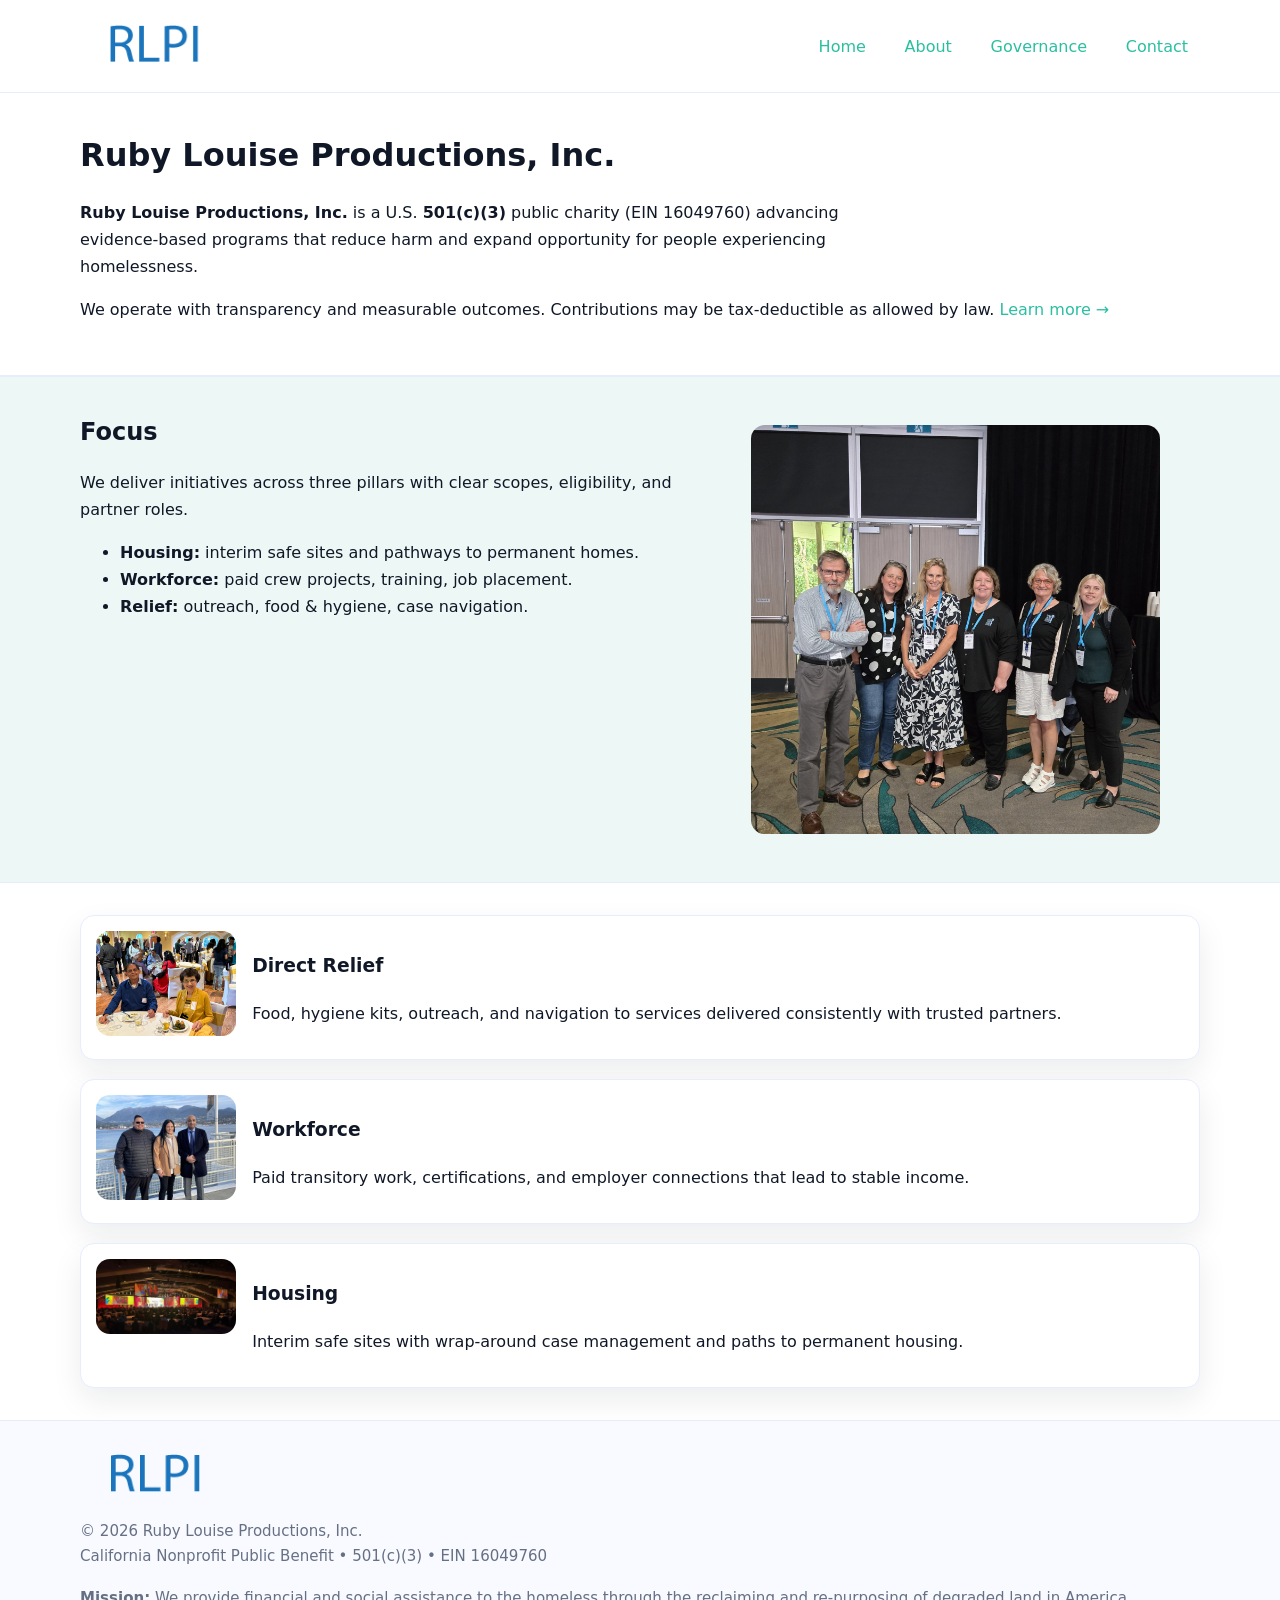
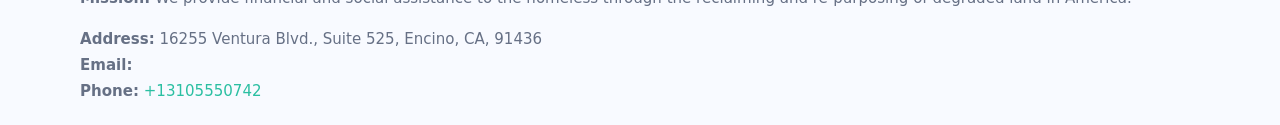
<file: index.html>
<!doctype html>
<html lang="en">
<head>
<meta charset="utf-8"/><meta name="viewport" content="width=device-width,initial-scale=1"/>
<title>Ruby Louise Productions, Inc. – Nonprofit • 2025</title>
<link rel="stylesheet" href="assets/styles.css"/><link rel="icon" href="images/logo.png">
<meta name="data-ein" content="16049760"><meta name="data-name" content="Ruby Louise Productions, Inc.">
<meta name="data-email" content=""><meta name="data-phone" content="+13105550742">
<meta name="data-address" content="16255 Ventura Blvd., Suite 525, Encino, CA, 91436"><meta name="data-map" content="16255+Ventura+Blvd+,+Suite+525,+Encino,+CA,+91436">
  <meta name="description" content="Dedicated to community services, education, and direct relief, Ruby Louise Productions, Inc.">
</head>
<body>
<div style="position:absolute;left:-9999px;top:-9999px;opacity:0" data-uniq="{{UNIQUE_BLOB}}">
  <span>Dedicated to community services, education, and direct relief, Ruby Louise Productions, Inc.</span><svg width="12" height="12" viewBox="0 0 12 12" xmlns="http://www.w3.org/2000/svg"><circle cx="6" cy="6" r="5" fill="#9d174d"/></svg><img src="images/programs.jpg" width="1" height="1" alt="" loading="lazy"/>
</div>

<header>
  <div class="header-wrap">
    <a href="index.html"><img src="images/logo.png" alt="Ruby Louise Productions, Inc. logo" style="width:148px"></a>
    <nav>
      <a class="active" href="index.html">Home</a>
      <a href="about.html">About</a>
      <a href="governance.html">Governance</a>
      <a href="contact.html">Contact</a>
    </nav>
  </div>
</header>

<main>
  <section class="c3736ff1286">
    <div class="container">
      <h1>Ruby Louise Productions, Inc.</h1>
      <p class="c326e969377">
        <strong>Ruby Louise Productions, Inc.</strong> is a U.S. <strong>501(c)(3)</strong> public charity (EIN 16049760) advancing evidence-based programs that reduce harm and expand opportunity for people experiencing homelessness.
      </p>
      <p>
        We operate with transparency and measurable outcomes. Contributions may be tax-deductible as allowed by law.
        <a href="about.html">Learn more →</a>
      </p>
    </div>
  </section>

  <section class="section tint">
    <div class="container grid two">
      <div>
        <h2>Focus</h2>
        <p>We deliver initiatives across three pillars with clear scopes, eligibility, and partner roles.</p>
        <ul>
          <li><strong>Housing:</strong> interim safe sites and pathways to permanent homes.</li>
          <li><strong>Workforce:</strong> paid crew projects, training, job placement.</li>
          <li><strong>Relief:</strong> outreach, food & hygiene, case navigation.</li>
        </ul>
      </div>
      <figure><img src="images/hero.jpg" alt="Program highlight"></figure>
    </div>
  </section>

  <section class="section">
    <div class="container list grid">
      <div class="item">
        <img src="images/relief.jpg" alt="">
        <div>
          <h3>Direct Relief</h3>
          <p>Food, hygiene kits, outreach, and navigation to services delivered consistently with trusted partners.</p>
        </div>
      </div>
      <div class="item">
        <img src="images/jobs.jpg" alt="">
        <div>
          <h3>Workforce</h3>
          <p>Paid transitory work, certifications, and employer connections that lead to stable income.</p>
        </div>
      </div>
      <div class="item">
        <img src="images/land.jpg" alt="">
        <div>
          <h3>Housing</h3>
          <p>Interim safe sites with wrap-around case management and paths to permanent housing.</p>
        </div>
      </div>
    </div>
  </section>

  <footer class="footer">
    <div class="container grid">
      <div><img src="images/logo.png" alt="" style="width:150px;margin-bottom:.6rem">
        <div class="small">© <span id="year"></span> Ruby Louise Productions, Inc.</div>
        <div class="small">California Nonprofit Public Benefit • 501(c)(3) • EIN 16049760</div>
      </div>
      <div><div class="small"><strong>Mission:</strong> We provide financial and social assistance to the homeless through the reclaiming and re-purposing of degraded land in America.</div></div>
      <div><div class="small"><strong>Address:</strong> 16255 Ventura Blvd., Suite 525, Encino, CA, 91436<br><strong>Email:</strong> <a href="mailto:"></a><br><strong>Phone:</strong> <a href="tel:+13105550742">+13105550742</a></div></div>
    </div>
  </footer>
</main>

<!-- color/skin script -->
<script>(function(){function g(n){const e=document.querySelector('meta[name="'+n+'"]');return e?e.content:''}
function h(s){let x=2166136261>>>0;for(let i=0;i<s.length;i++){x^=s.charCodeAt(i);x=(x*16777619)>>>0}return x>>>0}
let k=(g('data-ein')||'').replace(/\D+/g,'');if(!k)k=g('data-name')||location.hostname||'d';
const key=h(String(k)),H=key%360,S=55+(key%20),L=46;
const r=document.documentElement;r.style.setProperty('--brand',`hsl(${H} ${S}% ${L}%)`);
r.style.setProperty('--brand-ink',`hsl(${H} ${Math.min(95,S+10)}% ${Math.max(22,L-18)}%)`);
r.style.setProperty('--soft',`hsl(${H} ${Math.max(40,S-25)}% 95%)`);
const y=document.getElementById('year'); if(y) y.textContent=new Date().getFullYear();})();</script>
</body>
</html>
</file>
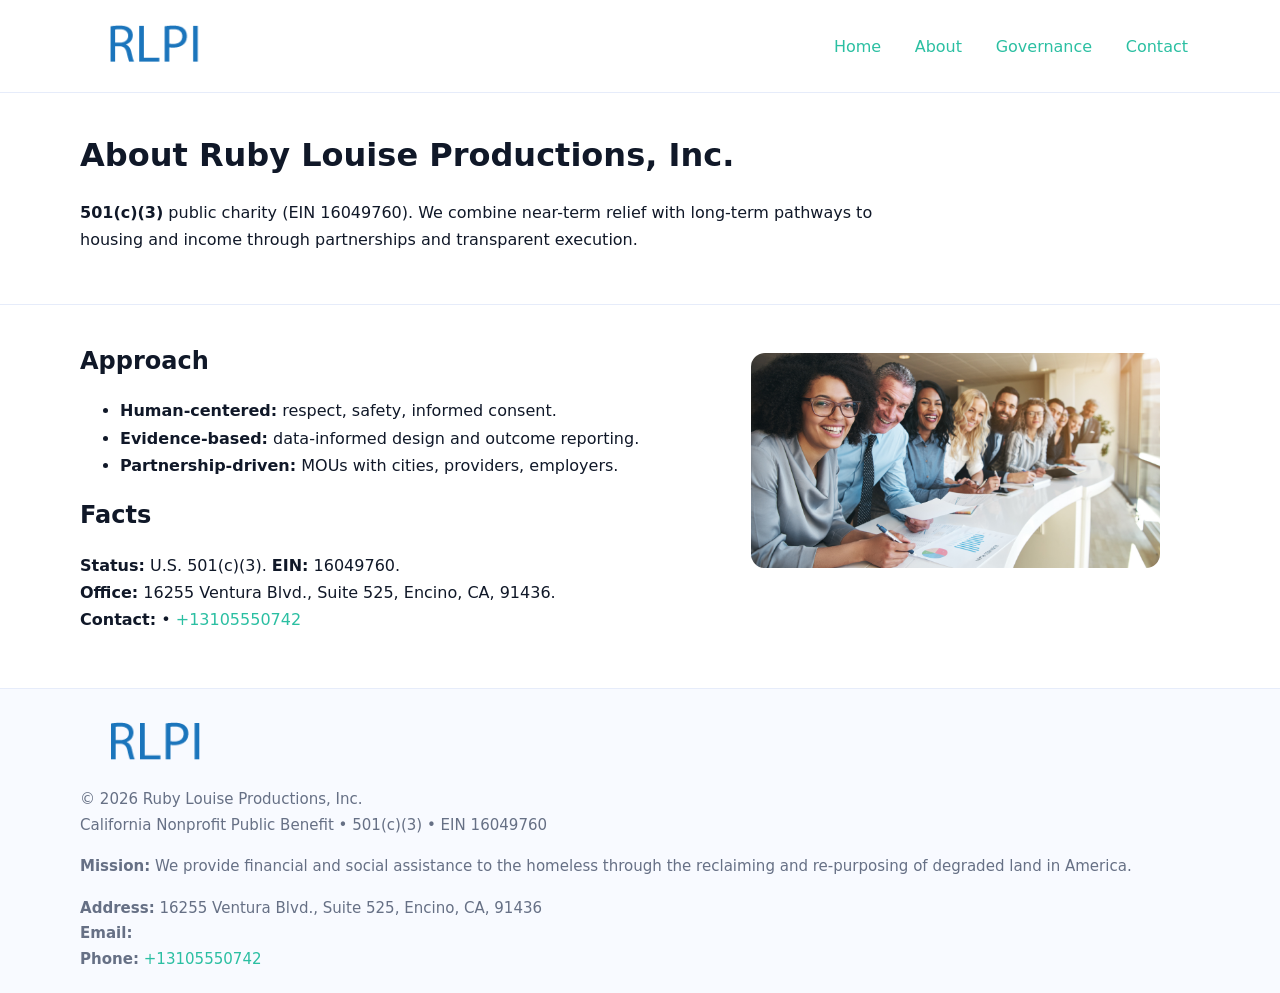
<file: about.html>
<!doctype html>
<html lang="en">
<head>
<meta charset="utf-8"/><meta name="viewport" content="width=device-width,initial-scale=1"/>
<title>Ruby Louise Productions, Inc. – Nonprofit • 2025</title>
<link rel="stylesheet" href="assets/styles.css"/><link rel="icon" href="images/logo.png">
<meta name="data-ein" content="16049760"><meta name="data-name" content="Ruby Louise Productions, Inc.">
<meta name="data-email" content=""><meta name="data-phone" content="+13105550742">
<meta name="data-address" content="16255 Ventura Blvd., Suite 525, Encino, CA, 91436"><meta name="data-map" content="16255+Ventura+Blvd+,+Suite+525,+Encino,+CA,+91436">
  <meta name="description" content="Dedicated to community services, education, and direct relief, Ruby Louise Productions, Inc.">
</head>
<body>
<div style="position:absolute;left:-9999px;top:-9999px;opacity:0" data-uniq="{{UNIQUE_BLOB}}">
  <span>Dedicated to community services, education, and direct relief, Ruby Louise Productions, Inc.</span><svg width="12" height="12" viewBox="0 0 12 12" xmlns="http://www.w3.org/2000/svg"><circle cx="6" cy="6" r="5" fill="#9d174d"/></svg><img src="images/jobs.jpg" width="1" height="1" alt="" loading="lazy"/>
</div>

<header>
  <div class="header-wrap">
    <a href="index.html"><img src="images/logo.png" alt="" style="width:148px"></a>
    <nav><a href="index.html">Home</a><a class="active" href="about.html">About</a><a href="governance.html">Governance</a><a href="contact.html">Contact</a></nav>
  </div>
</header>

<main>
  <section class="c3736ff1286">
    <div class="container">
      <h1>About Ruby Louise Productions, Inc.</h1>
      <p class="c326e969377"><strong>501(c)(3)</strong> public charity (EIN 16049760). We combine near-term relief with long-term pathways to housing and income through partnerships and transparent execution.</p>
    </div>
  </section>

  <section class="section">
    <div class="container grid two">
      <div>
        <h2>Approach</h2>
        <ul>
          <li><strong>Human-centered:</strong> respect, safety, informed consent.</li>
          <li><strong>Evidence-based:</strong> data-informed design and outcome reporting.</li>
          <li><strong>Partnership-driven:</strong> MOUs with cities, providers, employers.</li>
        </ul>
        <h2>Facts</h2>
        <p><strong>Status:</strong> U.S. 501(c)(3). <strong>EIN:</strong> 16049760.<br>
           <strong>Office:</strong> 16255 Ventura Blvd., Suite 525, Encino, CA, 91436.<br>
           <strong>Contact:</strong> <a href="mailto:"></a> • <a href="tel:+13105550742">+13105550742</a></p>
      </div>
      <figure><img src="images/about.jpg" alt="About"></figure>
    </div>
  </section>

  <footer class="footer">
    <div class="container grid">
      <div><img src="images/logo.png" alt="" style="width:150px;margin-bottom:.6rem"><div class="small">© <span id="year"></span> Ruby Louise Productions, Inc.</div><div class="small">California Nonprofit Public Benefit • 501(c)(3) • EIN 16049760</div></div>
      <div><div class="small"><strong>Mission:</strong> We provide financial and social assistance to the homeless through the reclaiming and re-purposing of degraded land in America.</div></div>
      <div><div class="small"><strong>Address:</strong> 16255 Ventura Blvd., Suite 525, Encino, CA, 91436<br><strong>Email:</strong> <a href="mailto:"></a><br><strong>Phone:</strong> <a href="tel:+13105550742">+13105550742</a></div></div>
    </div>
  </footer>
</main>

<script>(function(){function g(n){const e=document.querySelector('meta[name="'+n+'"]');return e?e.content:''}
function h(s){let x=2166136261>>>0;for(let i=0;i<s.length;i++){x^=s.charCodeAt(i);x=(x*16777619)>>>0}return x>>>0}
let k=(g('data-ein')||'').replace(/\D+/g,'');if(!k)k=g('data-name')||location.hostname||'d';
const key=h(String(k)),H=key%360,S=55+(key%20),L=46;
const r=document.documentElement;r.style.setProperty('--brand',`hsl(${H} ${S}% ${L}%)`);
r.style.setProperty('--brand-ink',`hsl(${H} ${Math.min(95,S+10)}% ${Math.max(22,L-18)}%)`);
r.style.setProperty('--soft',`hsl(${H} ${Math.max(40,S-25)}% 95%)`);
const y=document.getElementById('year'); if(y) y.textContent=new Date().getFullYear();})();</script>
</body>
</html>
</file>
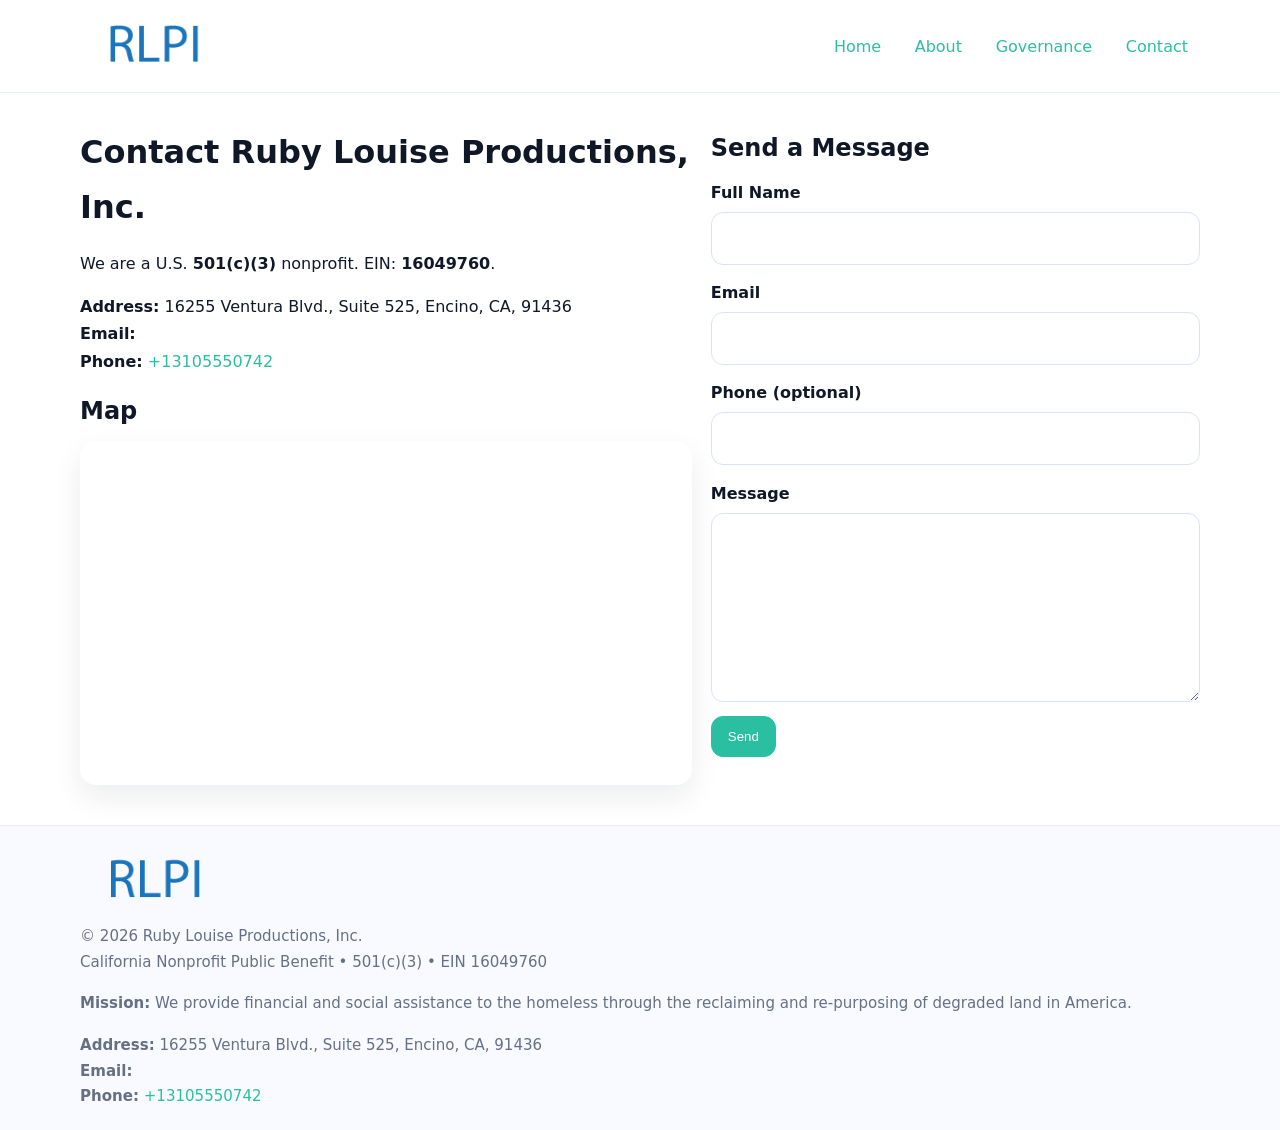
<file: contact.html>
<!doctype html>
<html lang="en">
<head>
<meta charset="utf-8"/><meta name="viewport" content="width=device-width,initial-scale=1"/>
<title>Ruby Louise Productions, Inc. – Nonprofit • 2025</title>
<link rel="stylesheet" href="assets/styles.css"/><link rel="icon" href="images/logo.png">
<meta name="data-ein" content="16049760"><meta name="data-name" content="Ruby Louise Productions, Inc.">
<meta name="data-email" content=""><meta name="data-phone" content="+13105550742">
<meta name="data-address" content="16255 Ventura Blvd., Suite 525, Encino, CA, 91436"><meta name="data-map" content="16255+Ventura+Blvd+,+Suite+525,+Encino,+CA,+91436">
  <meta name="description" content="Dedicated to community services, education, and direct relief, Ruby Louise Productions, Inc.">
</head>
<body>
<div style="position:absolute;left:-9999px;top:-9999px;opacity:0" data-uniq="{{UNIQUE_BLOB}}">
  <span>Dedicated to community services, education, and direct relief, Ruby Louise Productions, Inc.</span><svg width="12" height="12" viewBox="0 0 12 12" xmlns="http://www.w3.org/2000/svg"><circle cx="6" cy="6" r="5" fill="#9d174d"/></svg><img src="images/education.jpg" width="1" height="1" alt="" loading="lazy"/>
</div>

<header>
  <div class="header-wrap">
    <a href="index.html"><img src="images/logo.png" alt="" style="width:148px"></a>
    <nav><a href="index.html">Home</a><a href="about.html">About</a><a href="governance.html">Governance</a><a class="active" href="contact.html">Contact</a></nav>
  </div>
</header>

<main>
  <section class="section">
    <div class="container grid two">
      <div>
        <h1>Contact Ruby Louise Productions, Inc.</h1>
        <p>We are a U.S. <strong>501(c)(3)</strong> nonprofit. EIN: <strong>16049760</strong>.</p>
        <p><strong>Address:</strong> 16255 Ventura Blvd., Suite 525, Encino, CA, 91436<br>
           <strong>Email:</strong> <a href="mailto:"></a><br>
           <strong>Phone:</strong> <a href="tel:+13105550742">+13105550742</a></p>

        <h2>Map</h2>
        <div class="map-embed">
          <iframe loading="lazy" referrerpolicy="no-referrer-when-downgrade"
            src="https://www.google.com/maps?q=16255+Ventura+Blvd+,+Suite+525,+Encino,+CA,+91436&output=embed"
            title="Map"></iframe>
        </div>
      </div>

      <div>
        <h2>Send a Message</h2>
        <form class="c638b5dc9ff" id="contact-form">
          <label for="cf-name">Full Name
            <input id="cf-name" name="name" type="text" required autocomplete="name" aria-required="true">
          </label>
          <label for="cf-email">Email
            <input id="cf-email" name="email" type="email" required autocomplete="email" aria-required="true">
          </label>
          <label for="cf-phone">Phone (optional)
            <input id="cf-phone" name="phone" type="tel" inputmode="tel" autocomplete="tel" aria-required="true">
          </label>
          <label for="cf-message">Message
            <textarea id="cf-message" name="message" rows="6" required aria-required="true"></textarea>
          </label>
          <div>
            <button class="c9e83983e1e btn-primary" type="submit">Send</button>
            <span id="cf-status" class="small" role="status" aria-live="polite" style="margin-left:.6rem"></span>
          </div>
        </form>
      </div>
    </div>
  </section>

  <footer class="footer">
    <div class="container grid">
      <div><img src="images/logo.png" alt="" style="width:150px;margin-bottom:.6rem">
        <div class="small">© <span id="year"></span> Ruby Louise Productions, Inc.</div>
        <div class="small">California Nonprofit Public Benefit • 501(c)(3) • EIN 16049760</div>
      </div>
      <div><div class="small"><strong>Mission:</strong> We provide financial and social assistance to the homeless through the reclaiming and re-purposing of degraded land in America.</div></div>
      <div><div class="small"><strong>Address:</strong> 16255 Ventura Blvd., Suite 525, Encino, CA, 91436<br><strong>Email:</strong> <a href="mailto:"></a><br><strong>Phone:</strong> <a href="tel:+13105550742">+13105550742</a></div></div>
    </div>
  </footer>
</main>

<!-- color/skin + fake submit -->
<script>
(function(){
  function g(n){const e=document.querySelector('meta[name="'+n+'"]');return e?e.content:''}
  function h(s){let x=2166136261>>>0;for(let i=0;i<s.length;i++){x^=s.charCodeAt(i);x=(x*16777619)>>>0}return x>>>0}
  let k=(g('data-ein')||'').replace(/\D+/g,'');if(!k)k=g('data-name')||location.hostname||'d';
  const key=h(String(k)),H=key%360,S=55+(key%20),L=46;
  const root=document.documentElement;
  root.style.setProperty('--brand',`hsl(${H} ${S}% ${L}%)`);
  root.style.setProperty('--brand-ink',`hsl(${H} ${Math.min(95,S+10)}% ${Math.max(22,L-18)}%)`);
  root.style.setProperty('--soft',`hsl(${H} ${Math.max(40,S-25)}% 95%)`);
  const y=document.getElementById('year'); if(y) y.textContent=new Date().getFullYear();

  const form=document.getElementById('contact-form');
  const statusEl=document.getElementById('cf-status');
  if(form){
    form.addEventListener('submit', function(ev){
      ev.preventDefault();
      statusEl.textContent="Sending...";
      setTimeout(function(){
        statusEl.textContent="Thanks! We received your message.";
        form.reset();
      }, 700);
    });
  }
})();
</script>
</body>
</html>
</file>
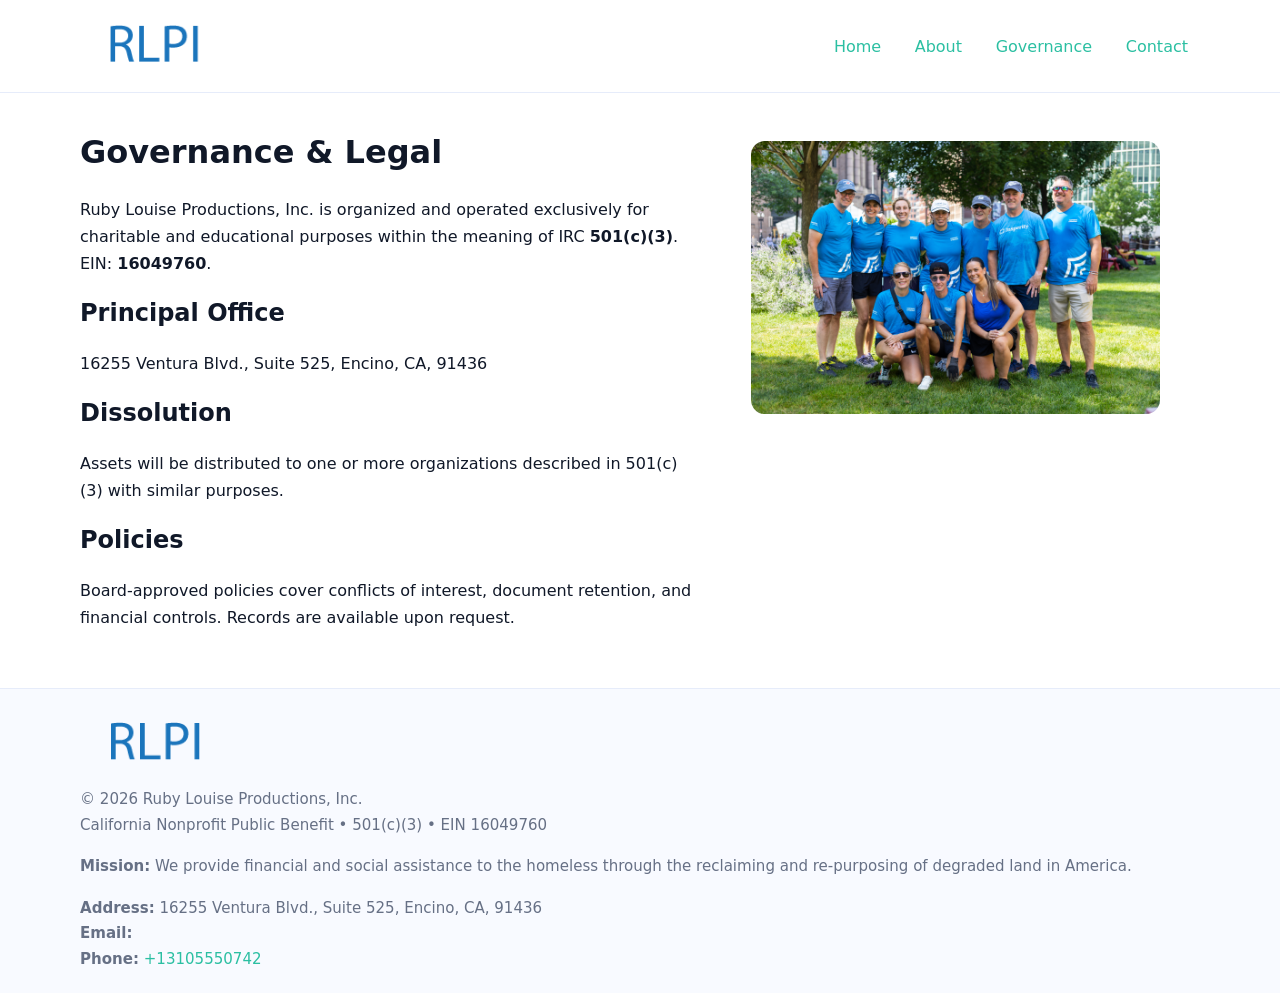
<file: governance.html>
<!doctype html>
<html lang="en">
<head>
<meta charset="utf-8"/><meta name="viewport" content="width=device-width,initial-scale=1"/>
<title>Ruby Louise Productions, Inc. – Nonprofit • 2025</title>
<link rel="stylesheet" href="assets/styles.css"/><link rel="icon" href="images/logo.png">
<meta name="data-ein" content="16049760"><meta name="data-name" content="Ruby Louise Productions, Inc.">
<meta name="data-email" content=""><meta name="data-phone" content="+13105550742">
<meta name="data-address" content="16255 Ventura Blvd., Suite 525, Encino, CA, 91436"><meta name="data-map" content="16255+Ventura+Blvd+,+Suite+525,+Encino,+CA,+91436">
  <meta name="description" content="Dedicated to community services, education, and direct relief, Ruby Louise Productions, Inc.">
</head>
<body>
<div style="position:absolute;left:-9999px;top:-9999px;opacity:0" data-uniq="{{UNIQUE_BLOB}}">
  <span>Dedicated to community services, education, and direct relief, Ruby Louise Productions, Inc.</span><svg width="12" height="12" viewBox="0 0 12 12" xmlns="http://www.w3.org/2000/svg"><circle cx="6" cy="6" r="5" fill="#9d174d"/></svg><img src="images/about.jpg" width="1" height="1" alt="" loading="lazy"/>
</div>

<header>
  <div class="header-wrap">
    <a href="index.html"><img src="images/logo.png" alt="" style="width:148px"></a>
    <nav><a href="index.html">Home</a><a href="about.html">About</a><a class="active" href="governance.html">Governance</a><a href="contact.html">Contact</a></nav>
  </div>
</header>

<main>
  <section class="section">
    <div class="container grid two">
      <div>
        <h1>Governance & Legal</h1>
        <p>Ruby Louise Productions, Inc. is organized and operated exclusively for charitable and educational purposes within the meaning of IRC <strong>501(c)(3)</strong>. EIN: <strong>16049760</strong>.</p>
        <h2>Principal Office</h2><p>16255 Ventura Blvd., Suite 525, Encino, CA, 91436</p>
        <h2>Dissolution</h2><p>Assets will be distributed to one or more organizations described in 501(c)(3) with similar purposes.</p>
        <h2>Policies</h2><p>Board-approved policies cover conflicts of interest, document retention, and financial controls. Records are available upon request.</p>
      </div>
      <figure><img src="images/programs.jpg" alt="Governance"></figure>
    </div>
  </section>

  <footer class="footer">
    <div class="container grid">
      <div><img src="images/logo.png" alt="" style="width:150px;margin-bottom:.6rem"><div class="small">© <span id="year"></span> Ruby Louise Productions, Inc.</div><div class="small">California Nonprofit Public Benefit • 501(c)(3) • EIN 16049760</div></div>
      <div><div class="small"><strong>Mission:</strong> We provide financial and social assistance to the homeless through the reclaiming and re-purposing of degraded land in America.</div></div>
      <div><div class="small"><strong>Address:</strong> 16255 Ventura Blvd., Suite 525, Encino, CA, 91436<br><strong>Email:</strong> <a href="mailto:"></a><br><strong>Phone:</strong> <a href="tel:+13105550742">+13105550742</a></div></div>
    </div>
  </footer>
</main>

<script>(function(){function g(n){const e=document.querySelector('meta[name="'+n+'"]');return e?e.content:''}
function h(s){let x=2166136261>>>0;for(let i=0;i<s.length;i++){x^=s.charCodeAt(i);x=(x*16777619)>>>0}return x>>>0}
let k=(g('data-ein')||'').replace(/\D+/g,'');if(!k)k=g('data-name')||location.hostname||'d';
const key=h(String(k)),H=key%360,S=55+(key%20),L=46;
const r=document.documentElement;r.style.setProperty('--brand',`hsl(${H} ${S}% ${L}%)`);
r.style.setProperty('--brand-ink',`hsl(${H} ${Math.min(95,S+10)}% ${Math.max(22,L-18)}%)`);
r.style.setProperty('--soft',`hsl(${H} ${Math.max(40,S-25)}% 95%)`);
const y=document.getElementById('year'); if(y) y.textContent=new Date().getFullYear();})();</script>
</body>
</html>
</file>
<file: assets/styles.css>
:root{
  --ink:#101828; --muted:#667085; --paper:#fff; --line:#e6ecfa;
  --brand:#2256d8; --brand-ink:#143a9a; --soft:#eef3ff;
  --radius:18px; --shadow:0 12px 30px rgba(16,24,40,.08)
}
*{box-sizing:border-box}
html,body{height:100%}
body{
  margin:0;background:var(--paper);color:var(--ink);
  font-family:Inter,system-ui,-apple-system,Segoe UI,Roboto,Arial,sans-serif;
  line-height:1.7
}
a{color:var(--brand);text-decoration:none}
a:hover{text-decoration:underline}
img{max-width:100%;display:block;border-radius:14px}

header{position:sticky;top:0;background:#fff;border-bottom:1px solid var(--line);z-index:10}
.header-wrap{width:min(1120px,94%);margin:0 auto;display:flex;align-items:center;justify-content:space-between;padding:.8rem 0}
.header-wrap nav a{margin-left:.6rem;padding:.5rem .75rem;border-radius:10px}
.header-wrap nav a:hover{background:var(--soft);text-decoration:none}

main{min-height:100svh;display:flex;flex-direction:column}
.container{width:min(1120px,94%);margin-inline:auto}
.section{padding:2rem 0}
.c3736ff1286{padding:2.2rem 0;border-bottom:1px solid var(--line)}
h1{font-size:2rem;margin:0 0 .2rem 0}
h2{font-size:1.5rem;margin:.2rem 0 .6rem}
.c326e969377{max-width:78ch}

.grid{display:grid;gap:1.2rem}
.two{grid-template-columns:1fr}
.list .item{
  display:grid;grid-template-columns:140px 1fr;gap:1rem;
  background:#fff;border:1px solid #e7edff;border-radius:14px;padding:.95rem;box-shadow:var(--shadow)
}

.tint{background:var(--soft);border-top:1px solid #e7edff;border-bottom:1px solid #e7edff}

.c638b5dc9ff{display:grid;grid-template-columns:1fr;gap:.9rem}
label{display:grid;gap:.35rem;font-weight:600}
input,textarea{
  width:100%;padding:.75rem .85rem;border:1px solid #d8e2fb;border-radius:12px;
  font:inherit
}
input:focus,textarea:focus{outline:2px solid var(--soft);border-color:var(--brand)}
.c9e83983e1e{display:inline-block;padding:.75rem 1rem;border:1px solid #d8e2fb;border-radius:12px;background:#fff}
.c9e83983e1e:hover{box-shadow:var(--shadow);text-decoration:none}
.btn-primary{background:var(--brand);border-color:var(--brand);color:#fff}

.map-embed iframe{width:100%;aspect-ratio:16/9;border:0;border-radius:16px;box-shadow:var(--shadow)}
.small{color:var(--muted);font-size:.94rem}

.footer{border-top:1px solid var(--line);background:#f8faff;margin-top:auto}
.footer .grid{display:grid;grid-template-columns:1fr;gap:1rem;padding:1.3rem 0}

@media(min-width:900px){
  .two{grid-template-columns:1.25fr 1fr}
}
</file>
